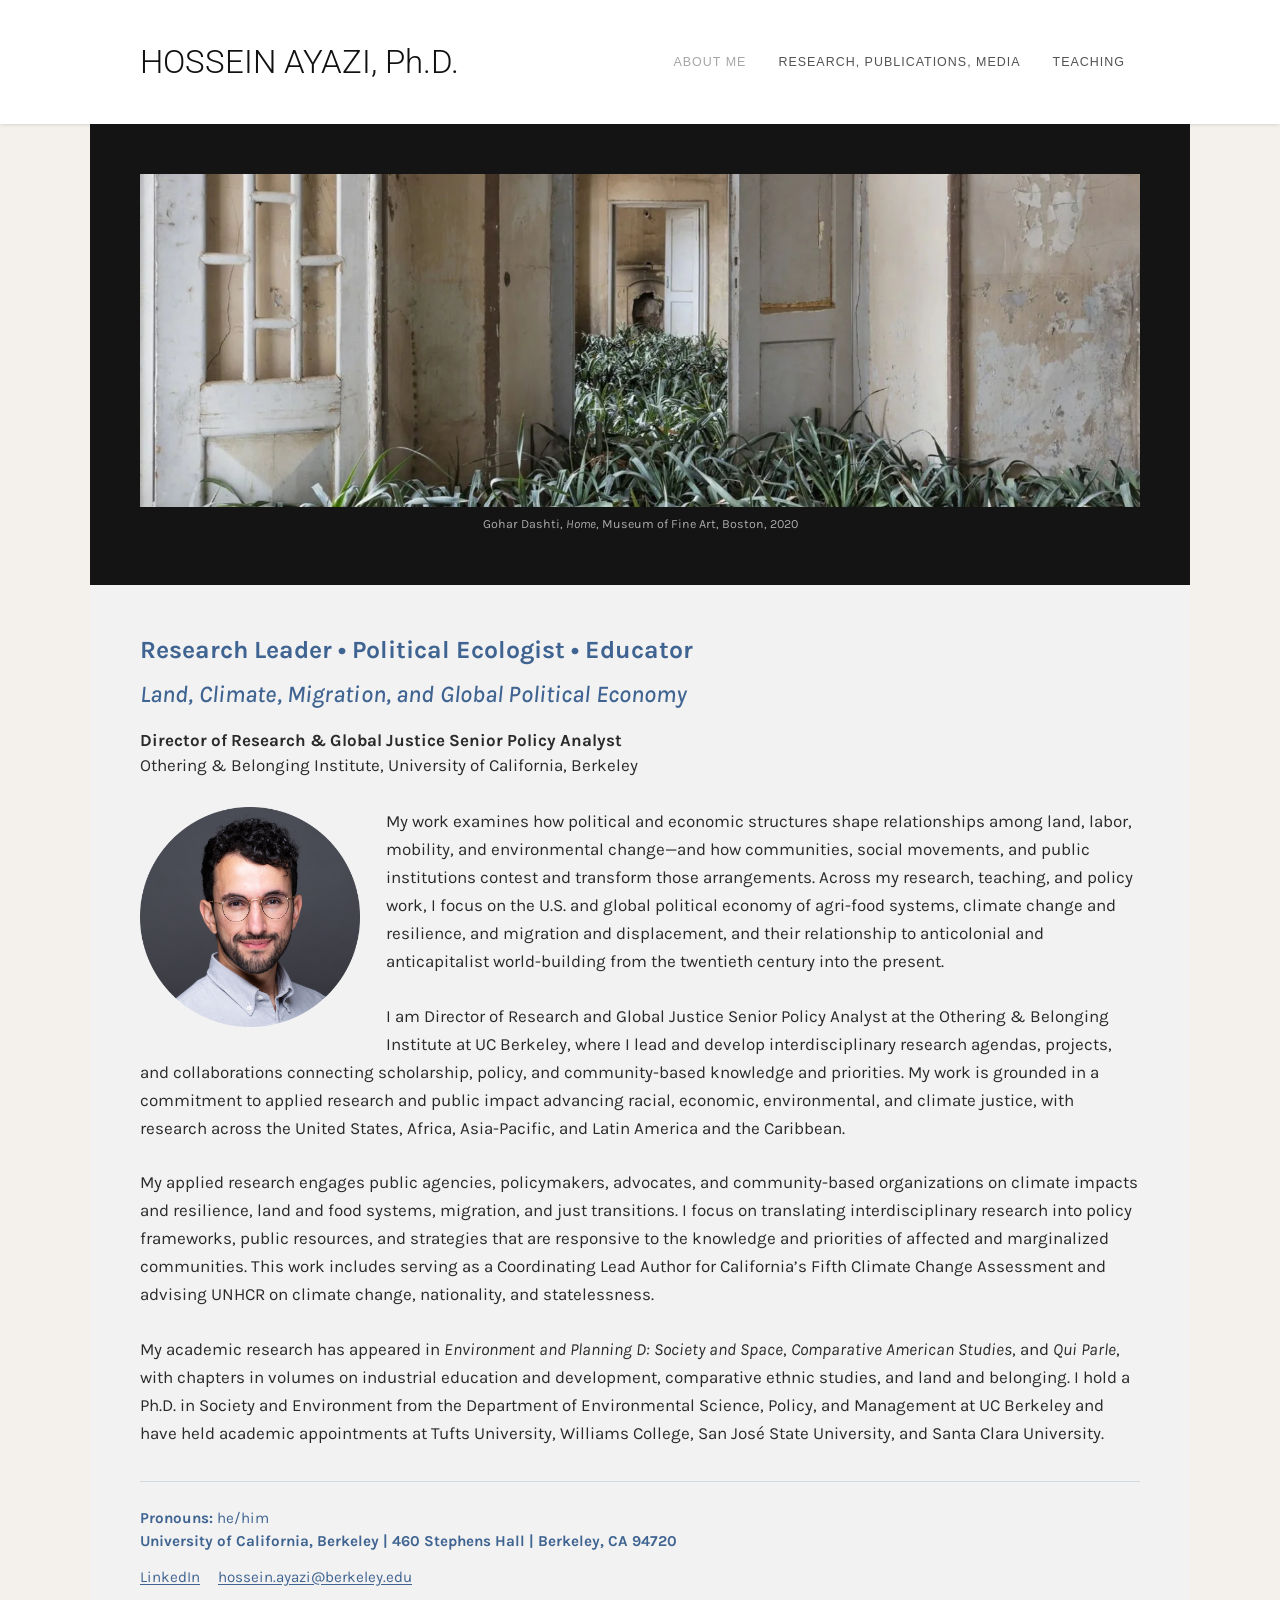
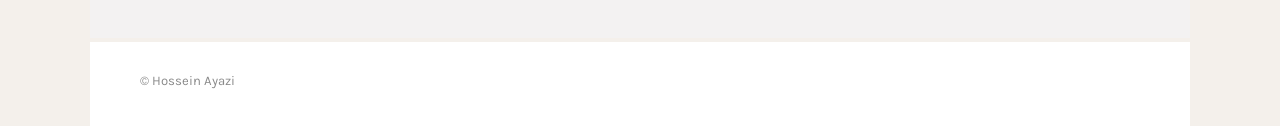
<file: index.html>
<!doctype html>
<html lang="en">
<head>
  <!-- Google tag (gtag.js) -->
  <script async src="https://www.googletagmanager.com/gtag/js?id=G-VG60LD71B9"></script>
  <script>
    window.dataLayer = window.dataLayer || [];
    function gtag(){dataLayer.push(arguments);}
    gtag('js', new Date());
    gtag('config', 'G-VG60LD71B9');
  </script>
    <meta charset="utf-8">
  <meta name="viewport" content="width=device-width, initial-scale=1">
  <meta name="description" content="Hossein Ayazi, Ph.D. — Research Leader, Political Ecologist, and Educator working on land, climate, migration, and global political economy.">
  <title>Hossein Ayazi, Ph.D. — About</title>
  <link rel="stylesheet" href="assets/styles.css?v=20260908-3">
</head>
<body>
<header class="site-header">
  <div class="header-inner">
    <a class="site-title" href="index.html">HOSSEIN AYAZI, Ph.D.</a>
    <button class="menu-button" aria-label="Toggle navigation" aria-expanded="false">☰</button>
    <nav class="main-nav" aria-label="Main navigation">
      <a href="index.html" aria-current="page">About Me</a>
      <a href="research-publications-media.html">Research, Publications, Media</a>
      <a href="teaching.html">Teaching</a>
    </nav>
  </div>
</header>

<main class="page">
  <section class="section dark">
    <img class="banner-image" src="assets/images/home-gohar-dashti.webp" alt="Interior rooms overtaken by plants, from Gohar Dashti's Home series">
    <div class="art-credit">Gohar Dashti, <em>Home</em>, Museum of Fine Art, Boston, 2020</div>
  </section>

  <section class="section paper">
    <div class="hero-lines">
      <p class="identity-line">Research Leader • Political Ecologist • Educator<br><em>Land, Climate, Migration, and Global Political Economy</em></p>
      <div class="current-role"><strong>Director of Research &amp; Global Justice Senior Policy Analyst</strong><br>Othering &amp; Belonging Institute, University of California, Berkeley</div>
    </div>

    <div class="bio-layout">
      <img class="headshot" src="assets/images/hossein-ayazi.png" alt="Portrait of Hossein Ayazi">
      <div class="bio">
        <p>My work examines how political and economic structures shape relationships among land, labor, mobility, and environmental change—and how communities, social movements, and public institutions contest and transform those arrangements. Across my research, teaching, and policy work, I focus on the U.S. and global political economy of agri-food systems, climate change and resilience, and migration and displacement, and their relationship to anticolonial and anticapitalist world-building from the twentieth century into the present.</p>

        <p>I am Director of Research and Global Justice Senior Policy Analyst at the Othering &amp; Belonging Institute at UC Berkeley, where I lead and develop interdisciplinary research agendas, projects, and collaborations connecting scholarship, policy, and community-based knowledge and priorities. My work is grounded in a commitment to applied research and public impact advancing racial, economic, environmental, and climate justice, with research across the United States, Africa, Asia-Pacific, and Latin America and the Caribbean.</p>

        <p>My applied research engages public agencies, policymakers, advocates, and community-based organizations on climate impacts and resilience, land and food systems, migration, and just transitions. I focus on translating interdisciplinary research into policy frameworks, public resources, and strategies that are responsive to the knowledge and priorities of affected and marginalized communities. This work includes serving as a Coordinating Lead Author for California’s Fifth Climate Change Assessment and advising UNHCR on climate change, nationality, and statelessness.</p>

        <p>My academic research has appeared in <em>Environment and Planning D: Society and Space</em>, <em>Comparative American Studies</em>, and <em>Qui Parle</em>, with chapters in volumes on industrial education and development, comparative ethnic studies, and land and belonging. I hold a Ph.D. in Society and Environment from the Department of Environmental Science, Policy, and Management at UC Berkeley and have held academic appointments at Tufts University, Williams College, San José State University, and Santa Clara University.</p>
      </div>
    </div>

    <div class="contact-block">
      <strong>Pronouns:</strong> he/him<br>
      <strong>University of California, Berkeley | 460 Stephens Hall | Berkeley, CA 94720</strong>
      <div class="contact-links">
        <a href="https://www.linkedin.com/in/hossein-ayazi/" target="_blank" rel="noopener">LinkedIn</a>
        <a href="mailto:hossein.ayazi@berkeley.edu">hossein.ayazi@berkeley.edu</a>
      </div>
    </div>
  </section>
</main>
<footer class="site-footer">© Hossein Ayazi</footer>
<script src="assets/site.js"></script>
</body>
</html>
</file>
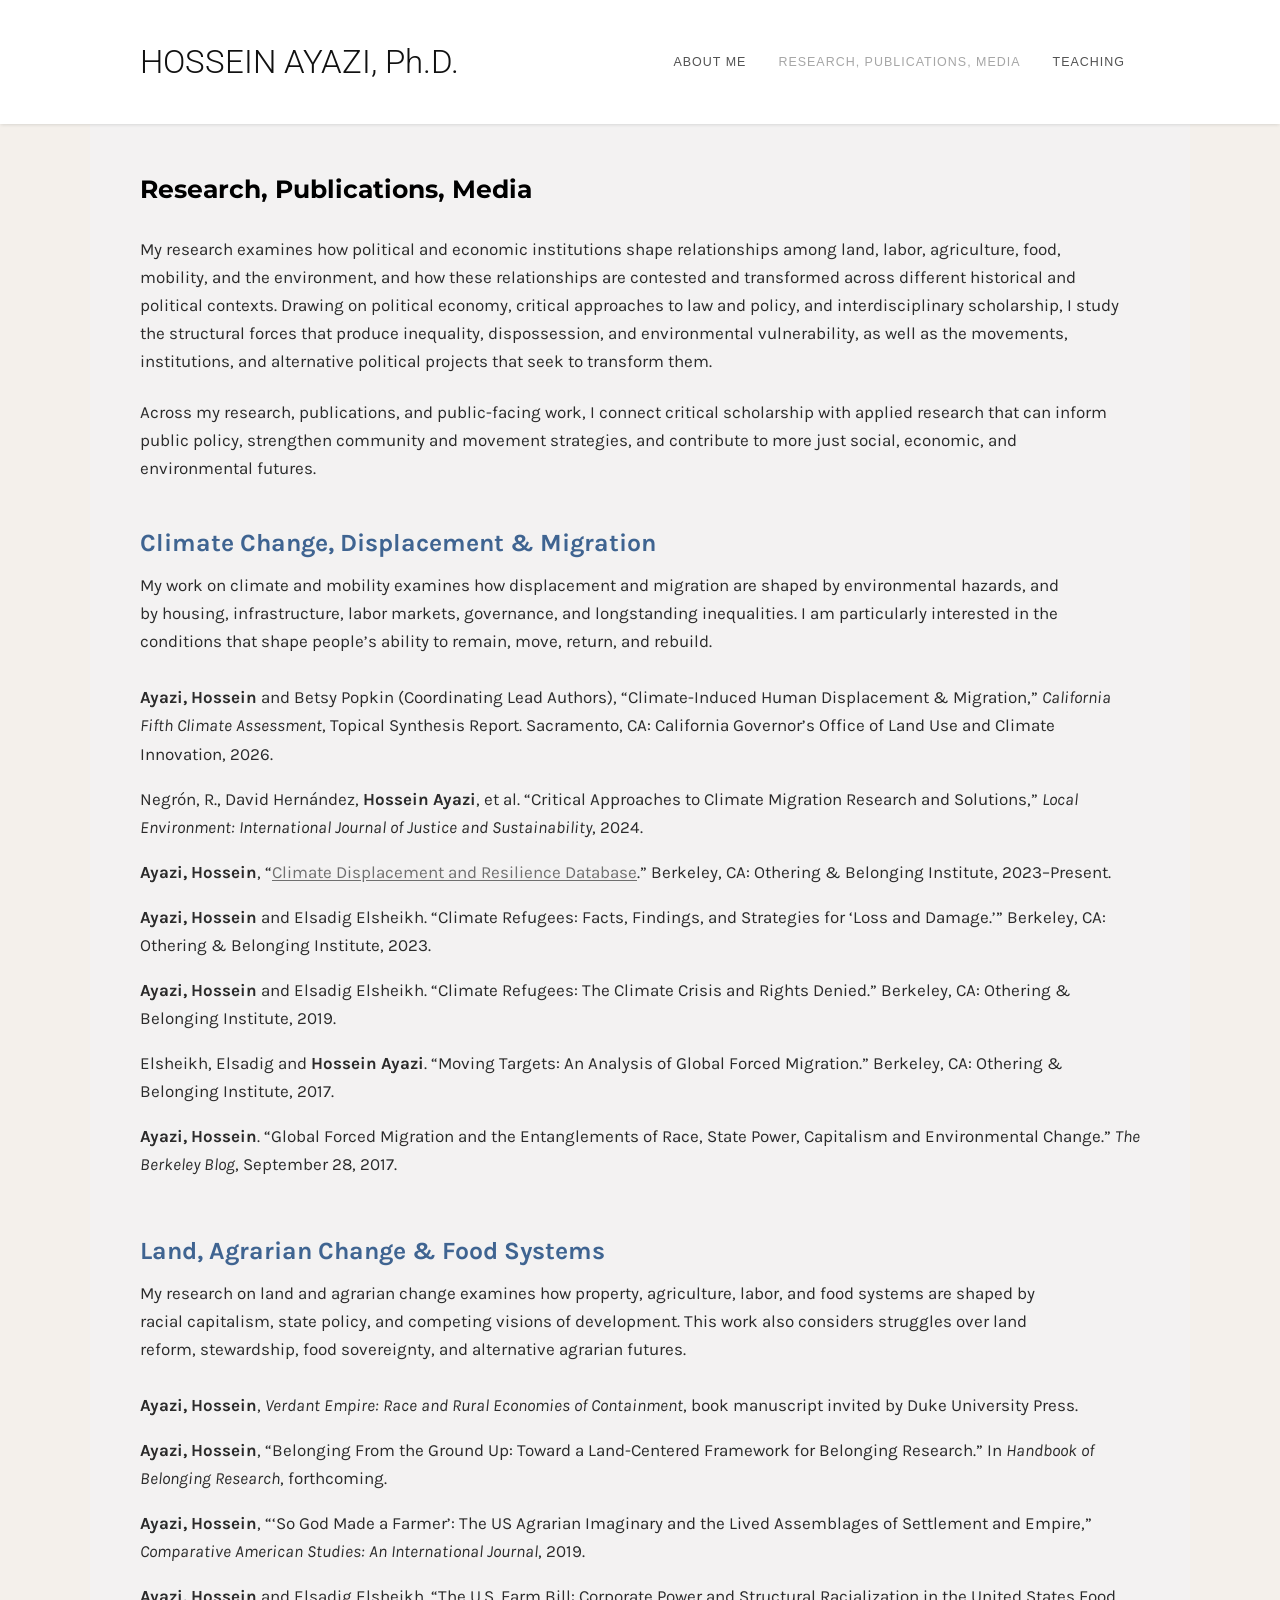
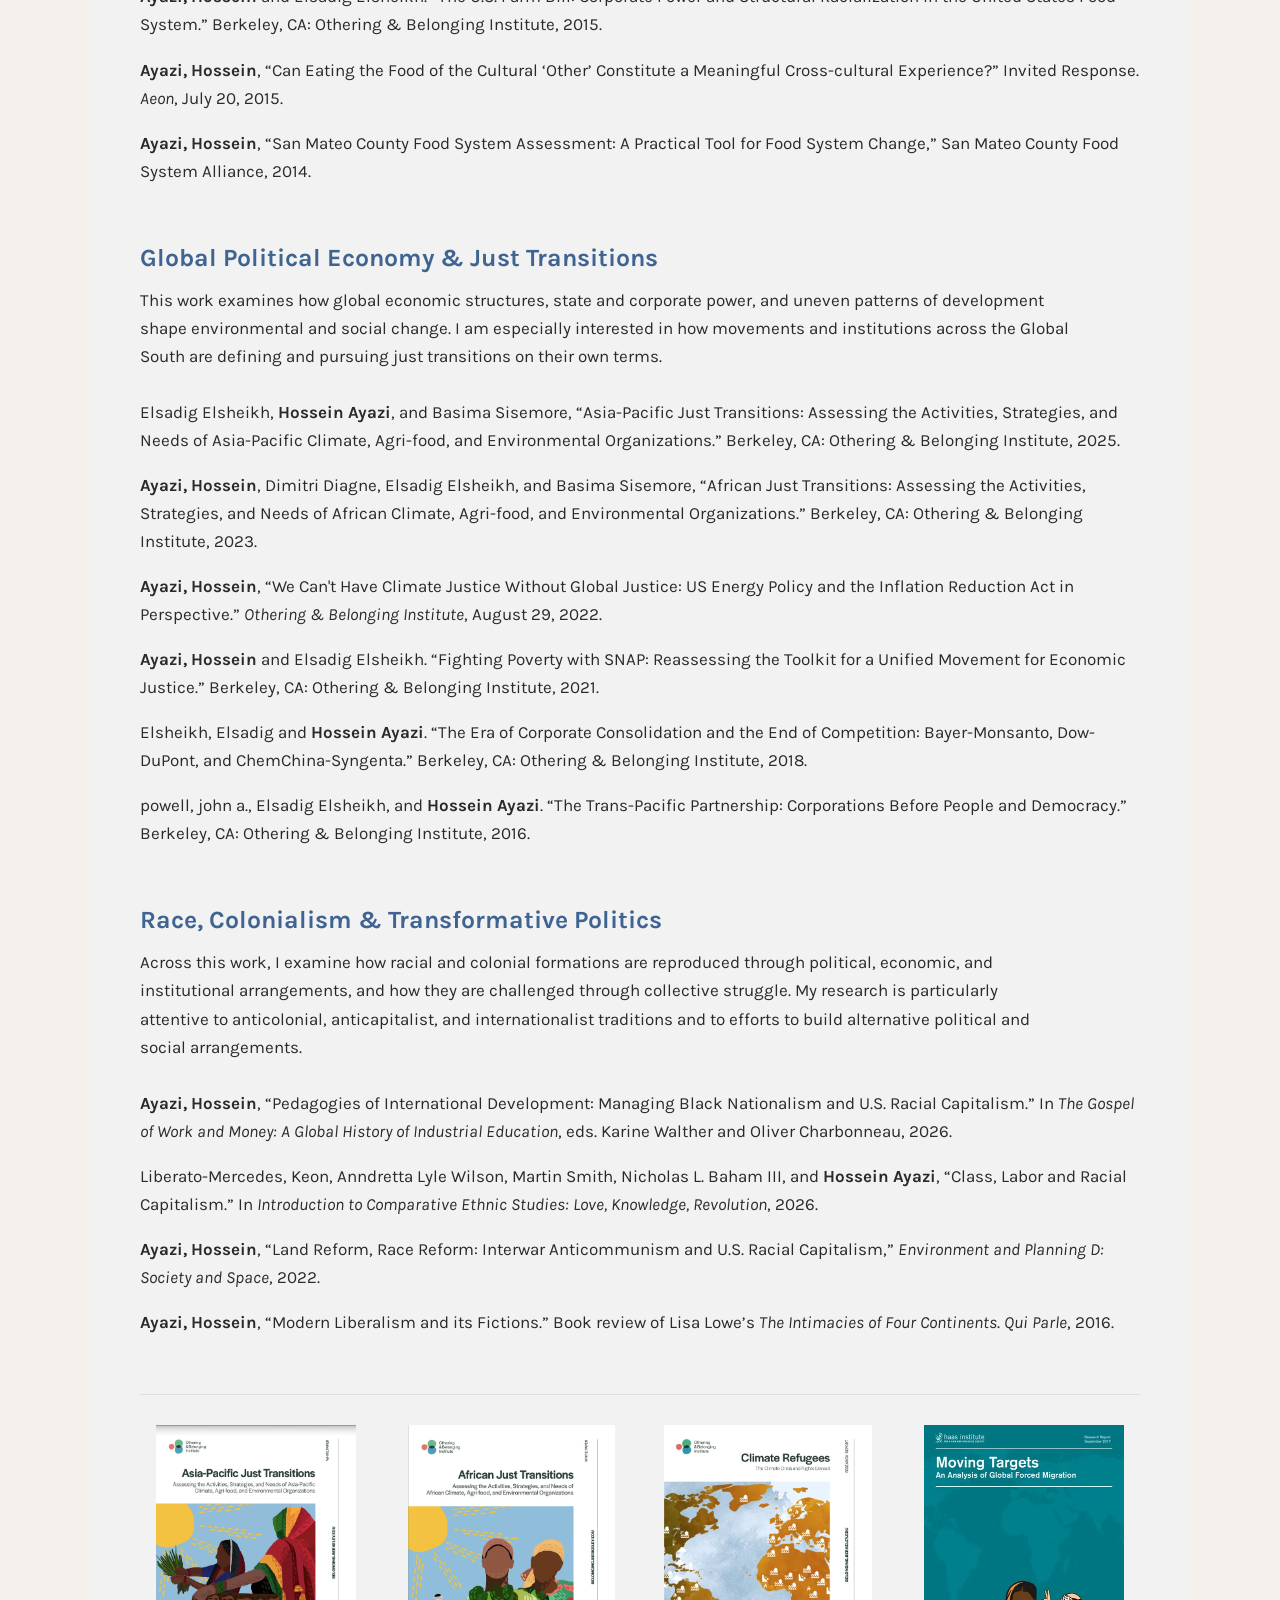
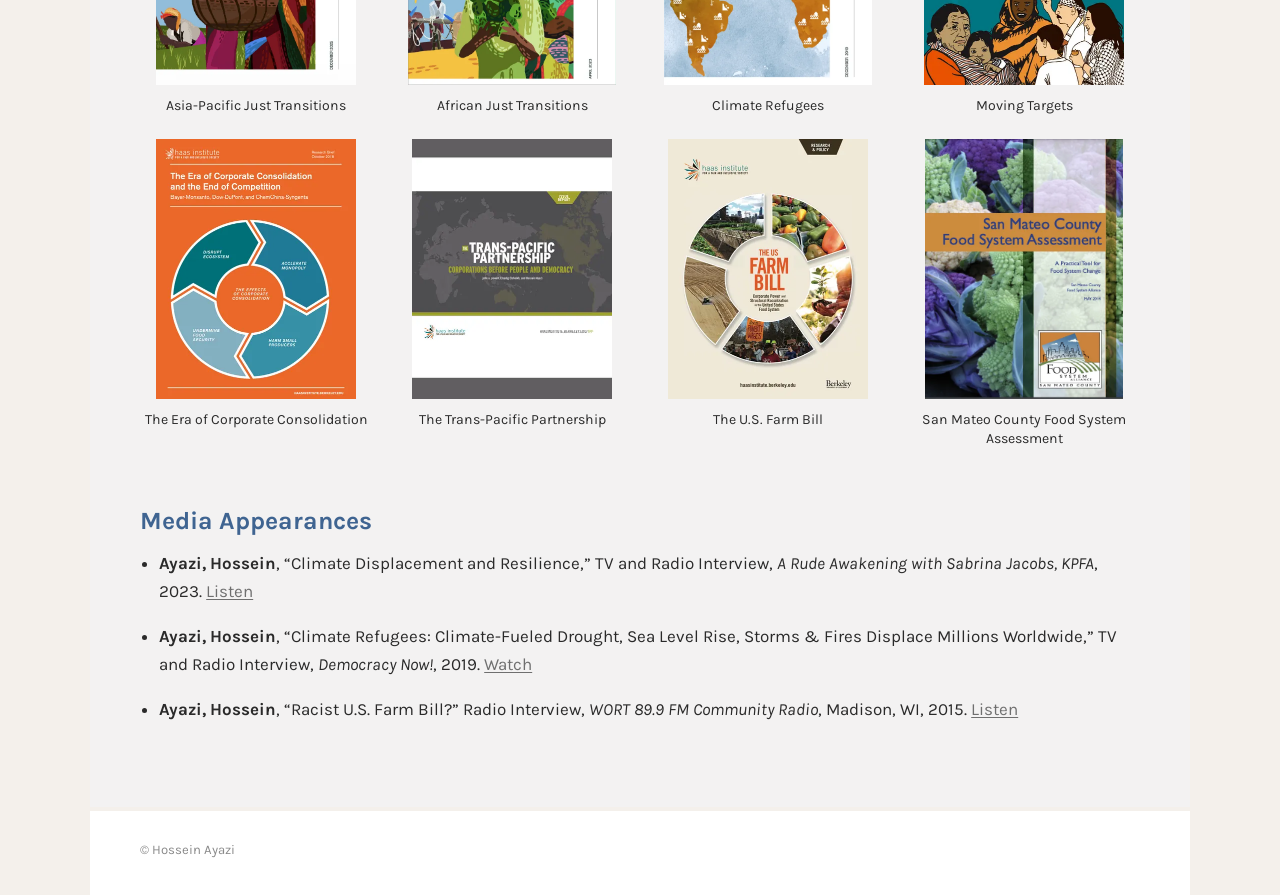
<file: research-publications-media.html>
<!doctype html>
<html lang="en">
<head>
  <!-- Google tag (gtag.js) -->
  <script async src="https://www.googletagmanager.com/gtag/js?id=G-VG60LD71B9"></script>
  <script>
    window.dataLayer = window.dataLayer || [];
    function gtag(){dataLayer.push(arguments);}
    gtag('js', new Date());
    gtag('config', 'G-VG60LD71B9');
  </script>
    <meta charset="utf-8">
  <meta name="viewport" content="width=device-width, initial-scale=1">
  <meta name="description" content="Research, publications, projects, and media by Hossein Ayazi on climate displacement, land and food systems, global political economy, just transitions, race, and colonialism.">
  <title>Research, Publications, Media — Hossein Ayazi, Ph.D.</title>
  <link rel="stylesheet" href="assets/styles.css">
</head>
<body>
<header class="site-header">
  <div class="header-inner">
    <a class="site-title" href="index.html">HOSSEIN AYAZI, Ph.D.</a>
    <button class="menu-button" aria-label="Toggle navigation" aria-expanded="false">☰</button>
    <nav class="main-nav" aria-label="Main navigation">
      <a href="index.html">About Me</a>
      <a href="research-publications-media.html" aria-current="page">Research, Publications, Media</a>
      <a href="teaching.html">Teaching</a>
    </nav>
  </div>
</header>

<main class="page">
<section class="section paper">
  <h1 class="page-title">Research, Publications, Media</h1>

  <div class="intro">
    <p>My research examines how political and economic institutions shape relationships among land, labor, agriculture, food, mobility, and the environment, and how these relationships are contested and transformed across different historical and political contexts. Drawing on political economy, critical approaches to law and policy, and interdisciplinary scholarship, I study the structural forces that produce inequality, dispossession, and environmental vulnerability, as well as the movements, institutions, and alternative political projects that seek to transform them.</p>
    <p>Across my research, publications, and public-facing work, I connect critical scholarship with applied research that can inform public policy, strengthen community and movement strategies, and contribute to more just social, economic, and environmental futures.</p>
  </div>

  <section class="research-section">
    <h2>Climate Change, Displacement &amp; Migration</h2>
    <p class="section-note">My work on climate and mobility examines how displacement and migration are shaped by environmental hazards, and by housing, infrastructure, labor markets, governance, and longstanding inequalities. I am particularly interested in the conditions that shape people’s ability to remain, move, return, and rebuild.</p>
    <ul class="publications">
      <li><strong>Ayazi, Hossein</strong> and Betsy Popkin (Coordinating Lead Authors), “Climate-Induced Human Displacement &amp; Migration,” <em>California Fifth Climate Assessment</em>, Topical Synthesis Report. Sacramento, CA: California Governor’s Office of Land Use and Climate Innovation, 2026.</li>
      <li>Negrón, R., David Hernández, <strong>Hossein Ayazi</strong>, et al. “Critical Approaches to Climate Migration Research and Solutions,” <em>Local Environment: International Journal of Justice and Sustainability</em>, 2024.</li>
      <li><strong>Ayazi, Hossein</strong>, “<a href="https://belonging.berkeley.edu/climatedisplacement/about" target="_blank" rel="noopener">Climate Displacement and Resilience Database</a>.” Berkeley, CA: Othering &amp; Belonging Institute, 2023–Present.</li>
      <li><strong>Ayazi, Hossein</strong> and Elsadig Elsheikh. “Climate Refugees: Facts, Findings, and Strategies for ‘Loss and Damage.’” Berkeley, CA: Othering &amp; Belonging Institute, 2023.</li>
      <li><strong>Ayazi, Hossein</strong> and Elsadig Elsheikh. “Climate Refugees: The Climate Crisis and Rights Denied.” Berkeley, CA: Othering &amp; Belonging Institute, 2019.</li>
      <li>Elsheikh, Elsadig and <strong>Hossein Ayazi</strong>. “Moving Targets: An Analysis of Global Forced Migration.” Berkeley, CA: Othering &amp; Belonging Institute, 2017.</li>
      <li><strong>Ayazi, Hossein</strong>. “Global Forced Migration and the Entanglements of Race, State Power, Capitalism and Environmental Change.” <em>The Berkeley Blog</em>, September 28, 2017.</li>
    </ul>
  </section>

  <section class="research-section">
    <h2>Land, Agrarian Change &amp; Food Systems</h2>
    <p class="section-note">My research on land and agrarian change examines how property, agriculture, labor, and food systems are shaped by racial capitalism, state policy, and competing visions of development. This work also considers struggles over land reform, stewardship, food sovereignty, and alternative agrarian futures.</p>
    <ul class="publications">
      <li><strong>Ayazi, Hossein</strong>, <em>Verdant Empire: Race and Rural Economies of Containment</em>, book manuscript invited by Duke University Press.</li>
      <li><strong>Ayazi, Hossein</strong>, “Belonging From the Ground Up: Toward a Land-Centered Framework for Belonging Research.” In <em>Handbook of Belonging Research</em>, forthcoming.</li>
      <li><strong>Ayazi, Hossein</strong>, “‘So God Made a Farmer’: The US Agrarian Imaginary and the Lived Assemblages of Settlement and Empire,” <em>Comparative American Studies: An International Journal</em>, 2019.</li>
      <li><strong>Ayazi, Hossein</strong> and Elsadig Elsheikh. “The U.S. Farm Bill: Corporate Power and Structural Racialization in the United States Food System.” Berkeley, CA: Othering &amp; Belonging Institute, 2015.</li>
      <li><strong>Ayazi, Hossein</strong>, “Can Eating the Food of the Cultural ‘Other’ Constitute a Meaningful Cross-cultural Experience?” Invited Response. <em>Aeon</em>, July 20, 2015.</li>
      <li><strong>Ayazi, Hossein</strong>, “San Mateo County Food System Assessment: A Practical Tool for Food System Change,” San Mateo County Food System Alliance, 2014.</li>
    </ul>
  </section>

  <section class="research-section">
    <h2>Global Political Economy &amp; Just Transitions</h2>
    <p class="section-note">This work examines how global economic structures, state and corporate power, and uneven patterns of development shape environmental and social change. I am especially interested in how movements and institutions across the Global South are defining and pursuing just transitions on their own terms.</p>
    <ul class="publications">
      <li>Elsadig Elsheikh, <strong>Hossein Ayazi</strong>, and Basima Sisemore, “Asia-Pacific Just Transitions: Assessing the Activities, Strategies, and Needs of Asia-Pacific Climate, Agri-food, and Environmental Organizations.” Berkeley, CA: Othering &amp; Belonging Institute, 2025.</li>
      <li><strong>Ayazi, Hossein</strong>, Dimitri Diagne, Elsadig Elsheikh, and Basima Sisemore, “African Just Transitions: Assessing the Activities, Strategies, and Needs of African Climate, Agri-food, and Environmental Organizations.” Berkeley, CA: Othering &amp; Belonging Institute, 2023.</li>
      <li><strong>Ayazi, Hossein</strong>, “We Can't Have Climate Justice Without Global Justice: US Energy Policy and the Inflation Reduction Act in Perspective.” <em>Othering &amp; Belonging Institute</em>, August 29, 2022.</li>
      <li><strong>Ayazi, Hossein</strong> and Elsadig Elsheikh. “Fighting Poverty with SNAP: Reassessing the Toolkit for a Unified Movement for Economic Justice.” Berkeley, CA: Othering &amp; Belonging Institute, 2021.</li>
      <li>Elsheikh, Elsadig and <strong>Hossein Ayazi</strong>. “The Era of Corporate Consolidation and the End of Competition: Bayer-Monsanto, Dow-DuPont, and ChemChina-Syngenta.” Berkeley, CA: Othering &amp; Belonging Institute, 2018.</li>
      <li>powell, john a., Elsadig Elsheikh, and <strong>Hossein Ayazi</strong>. “The Trans-Pacific Partnership: Corporations Before People and Democracy.” Berkeley, CA: Othering &amp; Belonging Institute, 2016.</li>
    </ul>
  </section>

  <section class="research-section">
    <h2>Race, Colonialism &amp; Transformative Politics</h2>
    <p class="section-note">Across this work, I examine how racial and colonial formations are reproduced through political, economic, and institutional arrangements, and how they are challenged through collective struggle. My research is particularly attentive to anticolonial, anticapitalist, and internationalist traditions and to efforts to build alternative political and social arrangements.</p>
    <ul class="publications">
      <li><strong>Ayazi, Hossein</strong>, “Pedagogies of International Development: Managing Black Nationalism and U.S. Racial Capitalism.” In <em>The Gospel of Work and Money: A Global History of Industrial Education</em>, eds. Karine Walther and Oliver Charbonneau, 2026.</li>
      <li>Liberato-Mercedes, Keon, Anndretta Lyle Wilson, Martin Smith, Nicholas L. Baham III, and <strong>Hossein Ayazi</strong>, “Class, Labor and Racial Capitalism.” In <em>Introduction to Comparative Ethnic Studies: Love, Knowledge, Revolution</em>, 2026.</li>
      <li><strong>Ayazi, Hossein</strong>, “Land Reform, Race Reform: Interwar Anticommunism and U.S. Racial Capitalism,” <em>Environment and Planning D: Society and Space</em>, 2022.</li>
      <li><strong>Ayazi, Hossein</strong>, “Modern Liberalism and its Fictions.” Book review of Lisa Lowe’s <em>The Intimacies of Four Continents</em>. <em>Qui Parle</em>, 2016.</li>
    </ul>
  </section>

  <div class="report-gallery" aria-label="Selected research reports">
    <a class="report-card" href="https://belonging.berkeley.edu/asia-pacific-just-transitions" target="_blank" rel="noopener"><img src="assets/images/asia-pacific-just-transitions.webp" alt="Asia-Pacific Just Transitions report cover"><span>Asia-Pacific Just Transitions</span></a>
    <a class="report-card" href="https://belonging.berkeley.edu/african-just-transitions" target="_blank" rel="noopener"><img src="assets/images/african-just-transitions.webp" alt="African Just Transitions report cover"><span>African Just Transitions</span></a>
    <a class="report-card" href="https://belonging.berkeley.edu/climaterefugees" target="_blank" rel="noopener"><img src="assets/images/climate-refugees.webp" alt="Climate Refugees report cover"><span>Climate Refugees</span></a>
    <a class="report-card" href="https://belonging.berkeley.edu/moving-targets-analysis-global-forced-migration" target="_blank" rel="noopener"><img src="assets/images/moving-targets.webp" alt="Moving Targets report cover"><span>Moving Targets</span></a>
    <a class="report-card" href="https://belonging.berkeley.edu/TPP-report" target="_blank" rel="noopener"><img src="assets/images/corporate-consolidation.webp" alt="Corporate consolidation report cover"><span>The Era of Corporate Consolidation</span></a>
    <a class="report-card" href="https://belonging.berkeley.edu/trade-and-development" target="_blank" rel="noopener"><img src="assets/images/trans-pacific-partnership.webp" alt="Trans-Pacific Partnership report cover"><span>The Trans-Pacific Partnership</span></a>
    <a class="report-card" href="https://belonging.berkeley.edu/farm-bill-report-corporate-power-and-structural-racialization-us-food-system" target="_blank" rel="noopener"><img src="assets/images/farm-bill.webp" alt="U.S. Farm Bill report cover"><span>The U.S. Farm Bill</span></a>
    <a class="report-card" href="https://www.gethealthysmc.org/sites/main/files/file-attachments/assessment_report_final.pdf" target="_blank" rel="noopener"><img src="assets/images/san-mateo-food-system.webp" alt="San Mateo County Food System Assessment cover"><span>San Mateo County Food System Assessment</span></a>
  </div>

  <section class="research-section">
    <h2>Media Appearances</h2>
    <ul class="media-list">
      <li><strong>Ayazi, Hossein</strong>, “Climate Displacement and Resilience,” TV and Radio Interview, <em>A Rude Awakening with Sabrina Jacobs, KPFA</em>, 2023. <a href="http://kpfa.org/episode/a-rude-awakening-november-24-2023/" target="_blank" rel="noopener">Listen</a></li>
      <li><strong>Ayazi, Hossein</strong>, “Climate Refugees: Climate-Fueled Drought, Sea Level Rise, Storms &amp; Fires Displace Millions Worldwide,” TV and Radio Interview, <em>Democracy Now!</em>, 2019. <a href="https://youtu.be/_-v-XX7MM9k" target="_blank" rel="noopener">Watch</a></li>
      <li><strong>Ayazi, Hossein</strong>, “Racist U.S. Farm Bill?” Radio Interview, <em>WORT 89.9 FM Community Radio</em>, Madison, WI, 2015. <a href="https://wortfm.org/racist-u-s-farm-bill/" target="_blank" rel="noopener">Listen</a></li>
    </ul>
  </section>
</section>
</main>
<footer class="site-footer">© Hossein Ayazi</footer>
<script src="assets/site.js"></script>
</body>
</html>
</file>
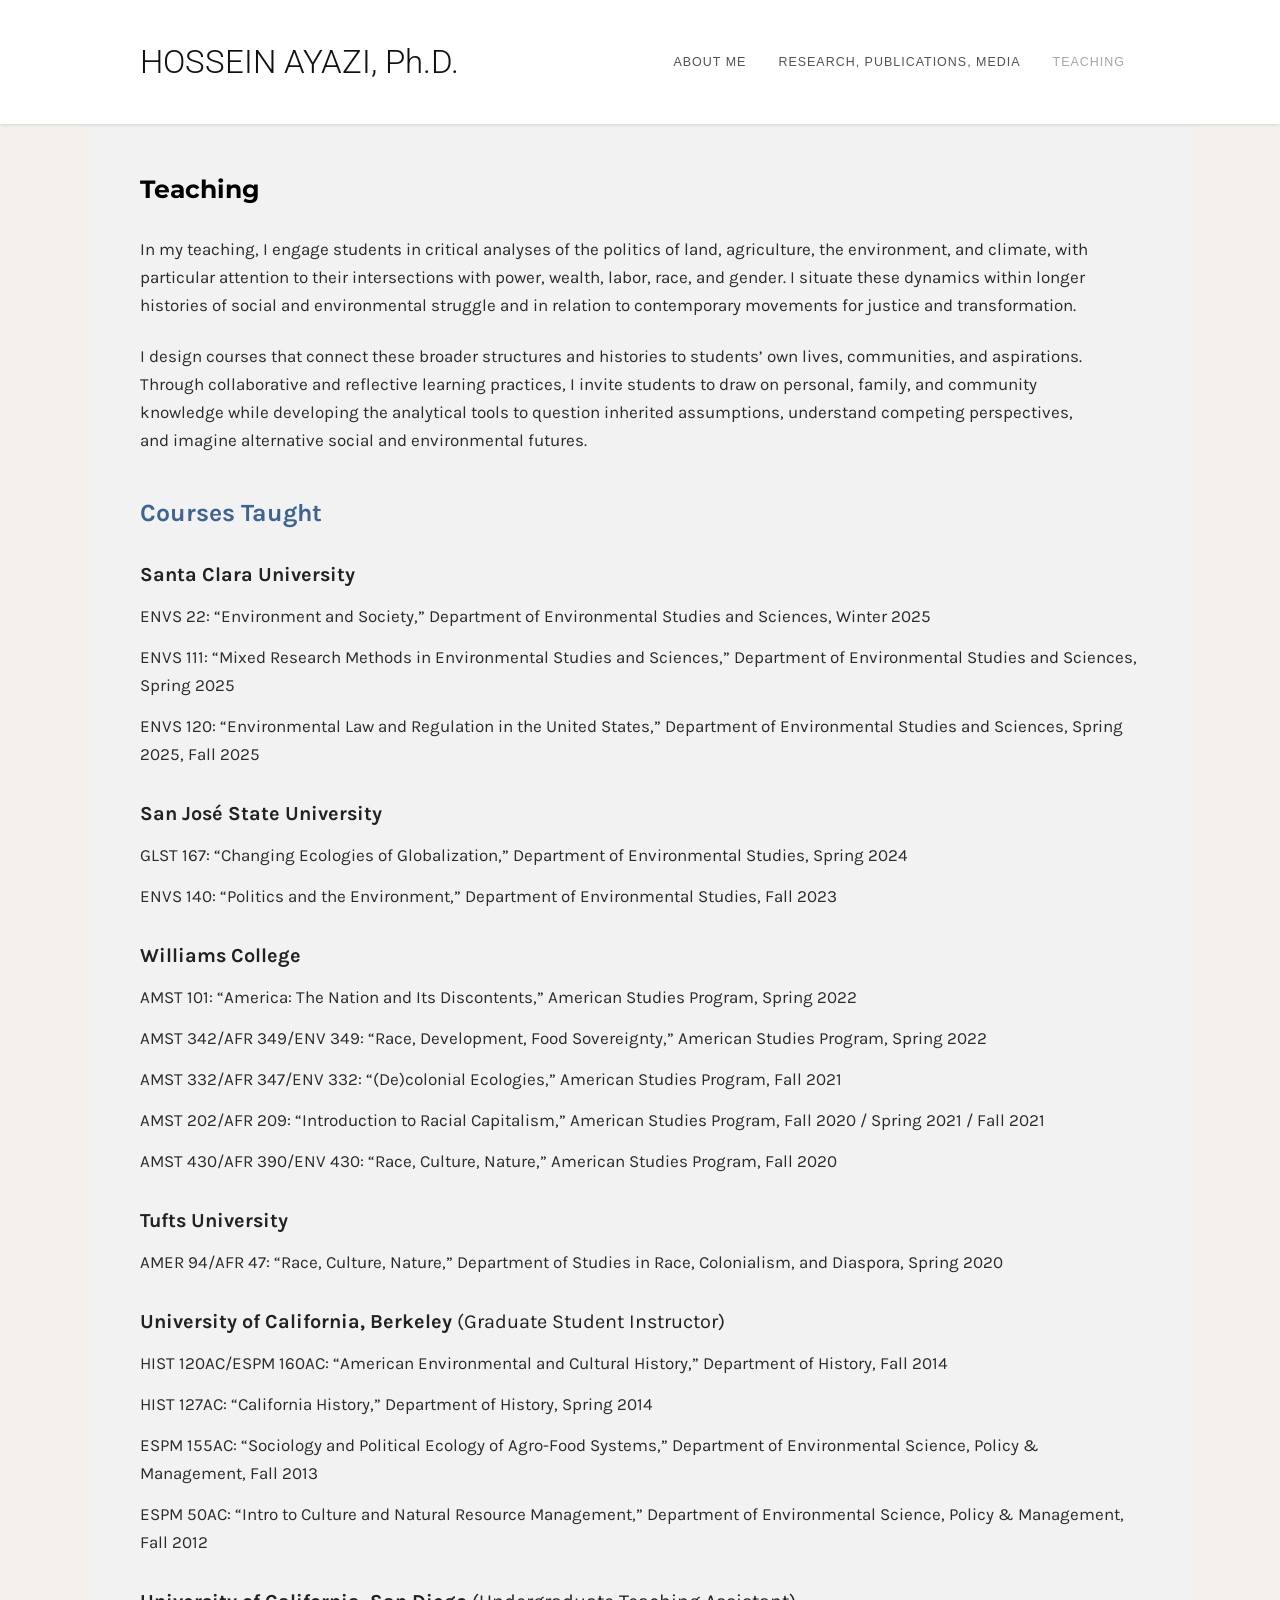
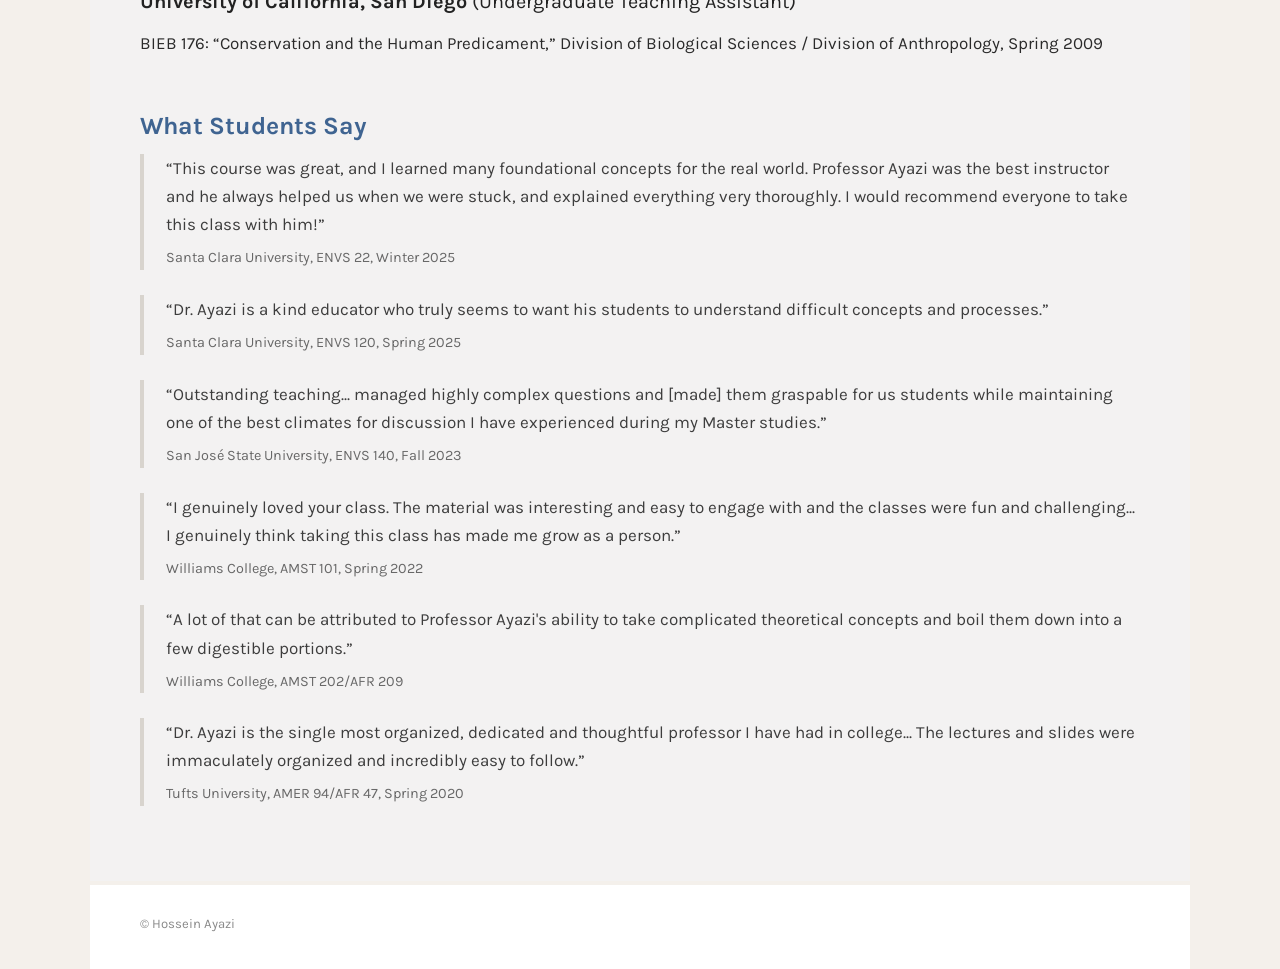
<file: teaching.html>
<!doctype html>
<html lang="en">
<head>
  <!-- Google tag (gtag.js) -->
  <script async src="https://www.googletagmanager.com/gtag/js?id=G-VG60LD71B9"></script>
  <script>
    window.dataLayer = window.dataLayer || [];
    function gtag(){dataLayer.push(arguments);}
    gtag('js', new Date());
    gtag('config', 'G-VG60LD71B9');
  </script>
    <meta charset="utf-8">
  <meta name="viewport" content="width=device-width, initial-scale=1">
  <meta name="description" content="Teaching by Hossein Ayazi in environmental studies, American Studies, political economy, racial capitalism, and research methods.">
  <title>Teaching — Hossein Ayazi, Ph.D.</title>
  <link rel="stylesheet" href="assets/styles.css">
</head>
<body>
<header class="site-header">
  <div class="header-inner">
    <a class="site-title" href="index.html">HOSSEIN AYAZI, Ph.D.</a>
    <button class="menu-button" aria-label="Toggle navigation" aria-expanded="false">☰</button>
    <nav class="main-nav" aria-label="Main navigation">
      <a href="index.html">About Me</a>
      <a href="research-publications-media.html">Research, Publications, Media</a>
      <a href="teaching.html" aria-current="page">Teaching</a>
    </nav>
  </div>
</header>

<main class="page">
<section class="section paper">
  <h1 class="page-title">Teaching</h1>

  <div class="teaching-intro">
    <p>In my teaching, I engage students in critical analyses of the politics of land, agriculture, the environment, and climate, with particular attention to their intersections with power, wealth, labor, race, and gender. I situate these dynamics within longer histories of social and environmental struggle and in relation to contemporary movements for justice and transformation.</p>
    <p>I design courses that connect these broader structures and histories to students’ own lives, communities, and aspirations. Through collaborative and reflective learning practices, I invite students to draw on personal, family, and community knowledge while developing the analytical tools to question inherited assumptions, understand competing perspectives, and imagine alternative social and environmental futures.</p>
  </div>

  <h2 class="content-heading">Courses Taught</h2>

  <h3 class="institution">Santa Clara University</h3>
  <ul class="course-list">
    <li>ENVS 22: “Environment and Society,” Department of Environmental Studies and Sciences, Winter 2025</li>
    <li>ENVS 111: “Mixed Research Methods in Environmental Studies and Sciences,” Department of Environmental Studies and Sciences, Spring 2025</li>
    <li>ENVS 120: “Environmental Law and Regulation in the United States,” Department of Environmental Studies and Sciences, Spring 2025, Fall 2025</li>
  </ul>

  <h3 class="institution">San José State University</h3>
  <ul class="course-list">
    <li>GLST 167: “Changing Ecologies of Globalization,” Department of Environmental Studies, Spring 2024</li>
    <li>ENVS 140: “Politics and the Environment,” Department of Environmental Studies, Fall 2023</li>
  </ul>

  <h3 class="institution">Williams College</h3>
  <ul class="course-list">
    <li>AMST 101: “America: The Nation and Its Discontents,” American Studies Program, Spring 2022</li>
    <li>AMST 342/AFR 349/ENV 349: “Race, Development, Food Sovereignty,” American Studies Program, Spring 2022</li>
    <li>AMST 332/AFR 347/ENV 332: “(De)colonial Ecologies,” American Studies Program, Fall 2021</li>
    <li>AMST 202/AFR 209: “Introduction to Racial Capitalism,” American Studies Program, Fall 2020 / Spring 2021 / Fall 2021</li>
    <li>AMST 430/AFR 390/ENV 430: “Race, Culture, Nature,” American Studies Program, Fall 2020</li>
  </ul>

  <h3 class="institution">Tufts University</h3>
  <ul class="course-list"><li>AMER 94/AFR 47: “Race, Culture, Nature,” Department of Studies in Race, Colonialism, and Diaspora, Spring 2020</li></ul>

  <h3 class="institution">University of California, Berkeley <span style="font-weight:400">(Graduate Student Instructor)</span></h3>
  <ul class="course-list">
    <li>HIST 120AC/ESPM 160AC: “American Environmental and Cultural History,” Department of History, Fall 2014</li>
    <li>HIST 127AC: “California History,” Department of History, Spring 2014</li>
    <li>ESPM 155AC: “Sociology and Political Ecology of Agro-Food Systems,” Department of Environmental Science, Policy &amp; Management, Fall 2013</li>
    <li>ESPM 50AC: “Intro to Culture and Natural Resource Management,” Department of Environmental Science, Policy &amp; Management, Fall 2012</li>
  </ul>

  <h3 class="institution">University of California, San Diego <span style="font-weight:400">(Undergraduate Teaching Assistant)</span></h3>
  <ul class="course-list"><li>BIEB 176: “Conservation and the Human Predicament,” Division of Biological Sciences / Division of Anthropology, Spring 2009</li></ul>

  <div class="student-quotes">
    <h2 class="content-heading">What Students Say</h2>
    <blockquote class="quote">“This course was great, and I learned many foundational concepts for the real world. Professor Ayazi was the best instructor and he always helped us when we were stuck, and explained everything very thoroughly. I would recommend everyone to take this class with him!”<cite>Santa Clara University, ENVS 22, Winter 2025</cite></blockquote>
    <blockquote class="quote">“Dr. Ayazi is a kind educator who truly seems to want his students to understand difficult concepts and processes.”<cite>Santa Clara University, ENVS 120, Spring 2025</cite></blockquote>
    <blockquote class="quote">“Outstanding teaching... managed highly complex questions and [made] them graspable for us students while maintaining one of the best climates for discussion I have experienced during my Master studies.”<cite>San José State University, ENVS 140, Fall 2023</cite></blockquote>
    <blockquote class="quote">“I genuinely loved your class. The material was interesting and easy to engage with and the classes were fun and challenging... I genuinely think taking this class has made me grow as a person.”<cite>Williams College, AMST 101, Spring 2022</cite></blockquote>
    <blockquote class="quote">“A lot of that can be attributed to Professor Ayazi's ability to take complicated theoretical concepts and boil them down into a few digestible portions.”<cite>Williams College, AMST 202/AFR 209</cite></blockquote>
    <blockquote class="quote">“Dr. Ayazi is the single most organized, dedicated and thoughtful professor I have had in college... The lectures and slides were immaculately organized and incredibly easy to follow.”<cite>Tufts University, AMER 94/AFR 47, Spring 2020</cite></blockquote>
  </div>
</section>
</main>
<footer class="site-footer">© Hossein Ayazi</footer>
<script src="assets/site.js"></script>
</body>
</html>
</file>
<file: assets/styles.css>
@import url('https://fonts.googleapis.com/css2?family=Karla:wght@400;500;600;700&family=Montserrat:wght@500;600;700&family=Roboto:wght@300;400;500&display=swap');

:root {
  --ink: #2a2a2a;
  --muted: #686868;
  --blue: #3f6491;
  --paper: #f3f2f2;
  --white: #fff;
  --black: #141414;
  --rule: #dedede;
  --max: 1100px;
}

* { box-sizing: border-box; }
html { scroll-behavior: smooth; }
body {
  margin: 0;
  color: var(--ink);
  background: #f4f0eb;
  font-family: 'Karla', Arial, sans-serif;
  font-size: 17px;
  line-height: 1.65;
  -webkit-font-smoothing: antialiased;
}
a { color: #6f6f6f; text-decoration: underline; text-underline-offset: 2px; }
a:hover, a:focus { color: var(--blue); text-decoration: none; }

.site-header {
  position: sticky;
  top: 0;
  z-index: 20;
  background: rgba(255,255,255,.98);
  box-shadow: 0 2px 3px -1px rgba(30,30,30,.12);
}
.header-inner {
  max-width: var(--max);
  min-height: 124px;
  padding: 0 50px;
  margin: 0 auto;
  display: flex;
  align-items: center;
  justify-content: space-between;
  gap: 36px;
}
.site-title {
  font-family: 'Roboto', Arial, sans-serif;
  font-weight: 300;
  font-size: 2.05rem;
  line-height: 1.1;
  color: #111;
  text-decoration: none;
  white-space: nowrap;
}
.site-title:hover { color: #111; }
.main-nav { display: flex; align-items: center; gap: 2px; }
.main-nav a {
  display: block;
  padding: 10px 15px;
  color: #525252;
  font-family: Arial, sans-serif;
  font-size: .78rem;
  line-height: 1.2;
  letter-spacing: 1px;
  text-transform: uppercase;
  text-decoration: none;
}
.main-nav a:hover, .main-nav a[aria-current='page'] { color: #a6a6a6; }
.menu-button { display: none; border: 0; background: transparent; font-size: 1.7rem; padding: 8px; cursor: pointer; }

.page { max-width: var(--max); margin: 0 auto; background: var(--white); min-height: 70vh; }
.section { padding: 50px; }
.section.paper { background: var(--paper); }
.section.dark { background: var(--black); color: #aaa; text-align: center; }

.banner-image { width: 100%; height: auto; display: block; }
.art-credit { margin-top: 7px; font-size: .78rem; color: #aaa; }

.hero-lines { margin: 0 0 28px; }
.identity-line {
  margin: 0;
  color: var(--blue);
  font-size: 1.55rem;
  line-height: 1.25;
  font-weight: 700;
}
.identity-line em {
  display: block;
  margin-top: .5em;
  font-size: .96em;
  line-height: 1.35;
  font-weight: 500;
  letter-spacing: .005em;
}
.current-role { margin-top: 18px; line-height: 1.5; }
.current-role strong { font-weight: 700; }

.bio-layout { display: block; }
.bio-layout::after { content: ''; display: block; clear: both; }
.headshot {
  float: left;
  width: 220px;
  max-width: 220px;
  height: auto;
  display: block;
  margin: 0 26px 14px 0;
}
.bio p { margin: 0 0 1.55em; }
.bio p:last-child { margin-bottom: 0; }

.page-title {
  margin: 0 0 30px;
  color: #000;
  font-family: 'Montserrat', Arial, sans-serif;
  font-size: 1.55rem;
  line-height: 1.25;
  font-weight: 700;
}
.intro { max-width: 980px; margin-bottom: 46px; }
.intro p { margin: 0 0 1.35em; }

.research-section { margin: 0 0 58px; }
.research-section:last-of-type { margin-bottom: 34px; }
.research-section h2,
.content-heading {
  margin: 0 0 12px;
  color: var(--blue);
  font-family: 'Karla', Arial, sans-serif;
  font-size: 1.55rem;
  line-height: 1.25;
  font-weight: 700;
}
.section-note { margin: 0 0 28px; max-width: 930px; }
.publications { margin: 0; padding: 0; list-style: none; }
.publications li { margin: 0 0 17px; }
.publications strong { font-weight: 700; }
.publications em { font-style: italic; }

.report-gallery {
  display: grid;
  grid-template-columns: repeat(4, minmax(0,1fr));
  gap: 24px;
  margin: 34px 0 58px;
  padding-top: 30px;
  border-top: 1px solid var(--rule);
}
.report-card { text-decoration: none; color: inherit; text-align: center; }
.report-card:hover { color: var(--blue); }
.report-card img {
  display: block;
  width: 100%;
  max-height: 260px;
  object-fit: contain;
  margin: 0 auto 11px;
  filter: none;
}
.report-card span { display: block; font-size: .88rem; line-height: 1.35; }

.media-list { margin: 0; padding-left: 1.2rem; }
.media-list li { margin-bottom: 17px; }

.teaching-intro { max-width: 950px; margin-bottom: 44px; }
.teaching-intro p { margin: 0 0 1.35em; }
.institution { margin: 30px 0 10px; font-weight: 700; color: #222; }
.course-list { margin: 0; padding: 0; list-style: none; }
.course-list li { margin: 0 0 13px; }
.student-quotes { margin-top: 54px; }
.quote {
  margin: 0 0 25px;
  padding: 0 0 0 22px;
  border-left: 4px solid #d8d4ce;
  color: #3d3d3d;
}
.quote cite { display: block; margin-top: 8px; color: var(--muted); font-size: .9rem; font-style: normal; }

.contact-block {
  clear: both;
  margin-top: 34px;
  padding-top: 25px;
  border-top: 1px solid rgba(63,100,145,.18);
  color: var(--blue);
  font-size: .95rem;
  line-height: 1.5;
}
.contact-block strong { font-weight: 700; }
.contact-links { margin-top: 13px; display: flex; gap: 18px; flex-wrap: wrap; }
.contact-links a { color: var(--blue); }

.site-footer {
  max-width: var(--max);
  margin: 0 auto;
  border-top: 4px solid #f4f0eb;
  background: #fff;
  color: #888;
  padding: 28px 50px 34px;
  font-size: .82rem;
}

@media (max-width: 900px) {
  .header-inner { min-height: 116px; padding: 18px 28px; flex-direction: column; justify-content: center; gap: 12px; }
  .site-title { font-size: 1.85rem; }
  .main-nav { justify-content: center; flex-wrap: wrap; }
  .section { padding: 34px 28px; }
  .report-gallery { grid-template-columns: repeat(2,minmax(0,1fr)); }
}

@media (max-width: 640px) {
  body { font-size: 16px; line-height: 1.6; }
  .header-inner { min-height: 60px; padding: 8px 18px; flex-direction: row; }
  .site-title { font-size: 1.2rem; white-space: normal; }
  .menu-button { display: block; }
  .main-nav {
    display: none;
    position: absolute;
    top: 60px;
    left: 0;
    right: 0;
    padding: 14px 20px 18px;
    background: #f4f0eb;
    border-top: 1px solid #e7e2dc;
    flex-direction: column;
    align-items: stretch;
  }
  .main-nav.open { display: flex; }
  .main-nav a { padding: 10px 3px; font-size: .82rem; }
  .section { padding: 28px 22px; }
  .section.dark { padding: 26px 18px; }
  .identity-line { font-size: 1.28rem; }
  .headshot { width: 42%; max-width: 150px; margin: 0 18px 8px 0; }
  .report-gallery { grid-template-columns: repeat(2,minmax(0,1fr)); gap: 18px; }
  .report-card img { max-height: 220px; }
  .site-footer { padding: 22px; }
}
</file>
